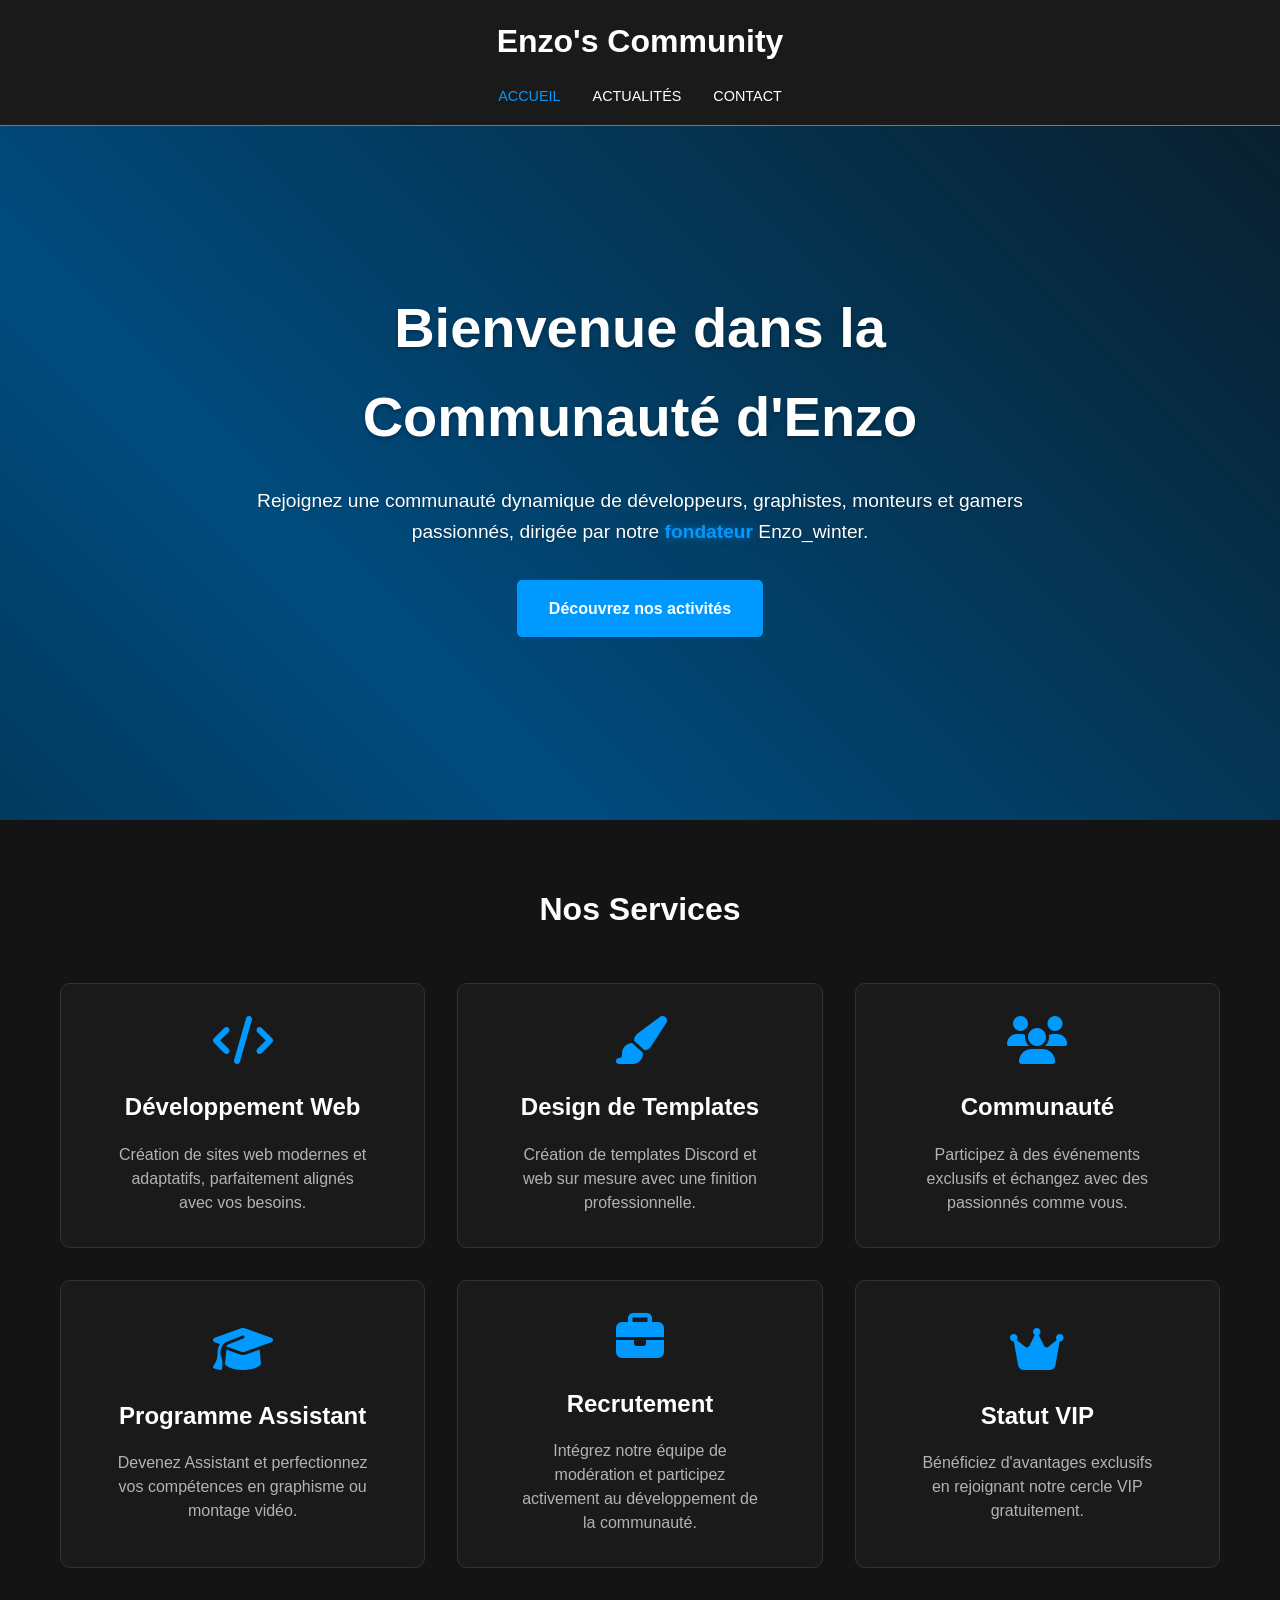
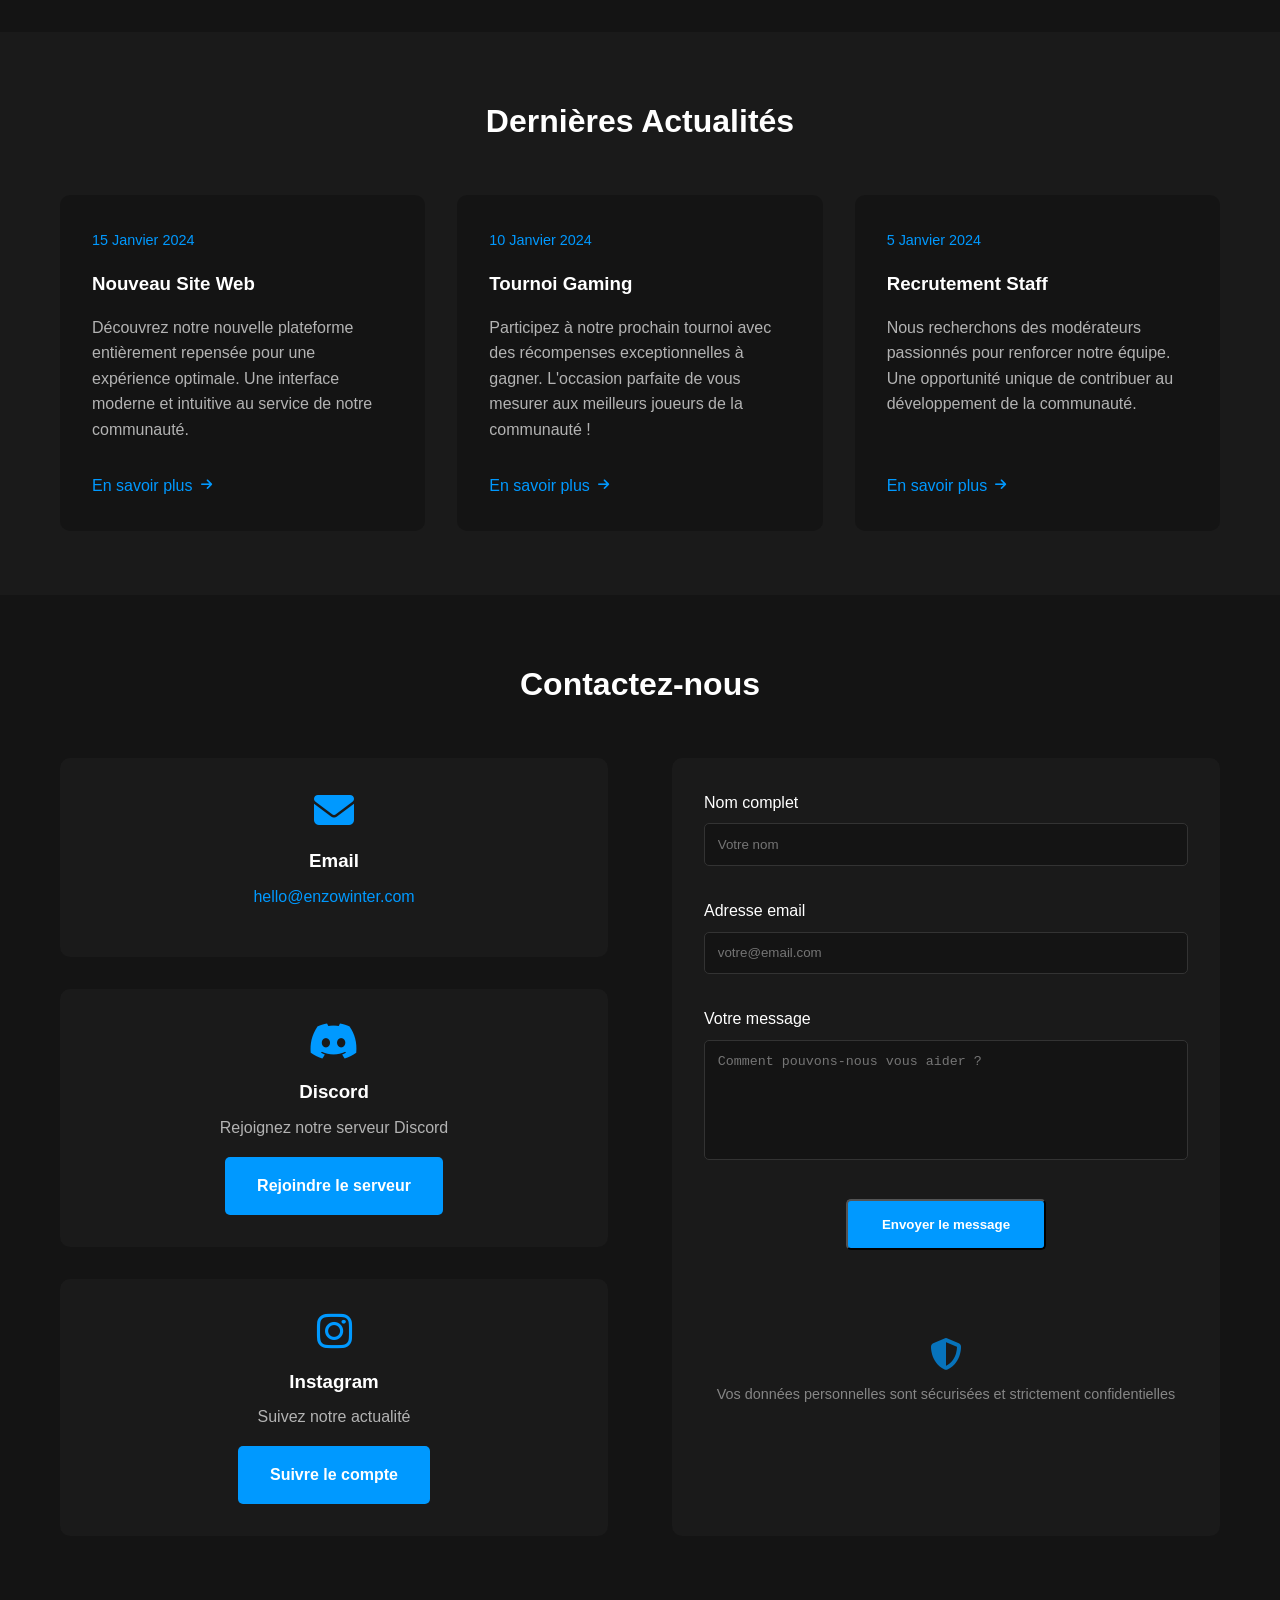
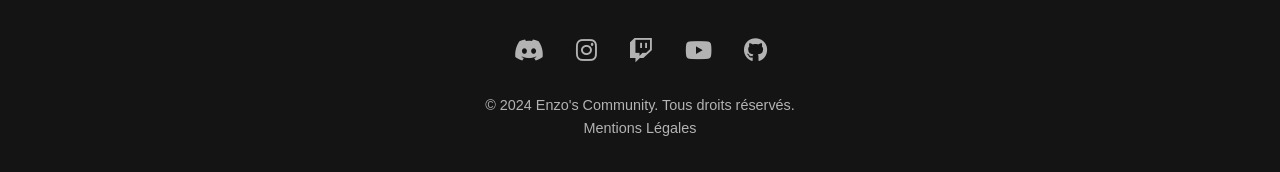
<file: templates/index.html>
<!DOCTYPE html>
<html lang="fr">
<head>
    <meta charset="UTF-8"/>
    <meta name="viewport" content="width=device-width, initial-scale=1.0"/>
    <meta
            name="description"
            content="Enzo's Community - Une communauté passionnée de développeurs, graphistes, monteurs et gameurs."
    />
    <meta name="theme-color" content="#0099ff"/>
    <meta name="robots" content="index, follow"/>
    <meta property="og:title" content="Enzo's Community"/>
    <meta
            property="og:description"
            content="Une communauté passionnée de développeurs, graphistes, monteurs et gameurs."
    />
    <meta property="og:type" content="website"/>
    <title>Enzo's Community</title>
    <link rel="icon" type="image/x-icon" href="/static/favicon.ico"/>
    <link rel="stylesheet" href="/static/styles.css"/>
    <link
            rel="stylesheet"
            href="https://cdnjs.cloudflare.com/ajax/libs/font-awesome/6.5.1/css/all.min.css"
            integrity="sha512-DTOQO9RWCH3ppGqcWaEA1BIZOC6xxalwEsw9c2QQeAIftl+Vegovlnee1c9QX4TctnWMn13TZye+giMm8e2LwA=="
            crossorigin="anonymous"
            referrerpolicy="no-referrer"
    />
</head>
<body>
<header>
    <h1>Enzo's Community</h1>
    <nav>
        <ul>
            <li><a href="#home" class="active">ACCUEIL</a></li>
            <li><a href="#actualites">ACTUALITÉS</a></li>
            <li><a href="#contact">CONTACT</a></li>
        </ul>
    </nav>
</header>

<main>
    <section id="home" class="hero">
        <div class="hero-content">
            <h2>Bienvenue dans la Communauté d'Enzo</h2>
            <p>
                Rejoignez une communauté dynamique de développeurs, graphistes,
                monteurs et gamers passionnés, dirigée par notre
                <strong>fondateur</strong> Enzo_winter.
            </p>
            <a href="#services" class="cta-button">Découvrez nos activités</a>
        </div>
    </section>

    <section id="services" class="services">
        <div class="container">
            <h2>Nos Services</h2>
            <div class="service-grid">
                <a href="https://www.google.com" target="_blank" rel="noopener">
                    <div class="service-item">
                        <i class="fas fa-code fa-3x"></i>
                        <h3>Développement Web</h3>
                        <p>
                            Création de sites web modernes et adaptatifs, parfaitement
                            alignés avec vos besoins.
                        </p>
                    </div>
                </a>
                <a href="https://www.google.com" target="_blank" rel="noopener">
                    <div class="service-item">
                        <i class="fas fa-paint-brush fa-3x"></i>
                        <h3>Design de Templates</h3>
                        <p>
                            Création de templates Discord et web sur mesure avec une
                            finition professionnelle.
                        </p>
                    </div>
                </a>
                <a href="https://www.google.com" target="_blank" rel="noopener">
                    <div class="service-item">
                        <i class="fas fa-users fa-3x"></i>
                        <h3>Communauté</h3>
                        <p>
                            Participez à des événements exclusifs et échangez avec des
                            passionnés comme vous.
                        </p>
                    </div>
                </a>
                <a href="https://www.google.com" target="_blank" rel="noopener">
                    <div class="service-item">
                        <i class="fas fa-graduation-cap fa-3x"></i>
                        <h3>Programme Assistant</h3>
                        <p>
                            Devenez Assistant et perfectionnez vos compétences en
                            graphisme ou montage vidéo.
                        </p>
                    </div>
                </a>
                <a href="https://www.google.com" target="_blank" rel="noopener">
                    <div class="service-item">
                        <i class="fas fa-briefcase fa-3x"></i>
                        <h3>Recrutement</h3>
                        <p>
                            Intégrez notre équipe de modération et participez activement
                            au développement de la communauté.
                        </p>
                    </div>
                </a>
                <a href="https://www.google.com" target="_blank" rel="noopener">
                    <div class="service-item">
                        <i class="fas fa-crown fa-3x"></i>
                        <h3>Statut VIP</h3>
                        <p>
                            Bénéficiez d'avantages exclusifs en rejoignant notre cercle
                            VIP gratuitement.
                        </p>
                    </div>
                </a>
            </div>
        </div>
    </section>

    <section id="actualites" class="actualites">
        <div class="container">
            <h2>Dernières Actualités</h2>
            <div class="news-grid">
                <article class="news-item">
                    <div class="news-content">
                        <span class="date">15 Janvier 2024</span>
                        <h3>Nouveau Site Web</h3>
                        <p>
                            Découvrez notre nouvelle plateforme entièrement repensée pour
                            une expérience optimale. Une interface moderne et intuitive au
                            service de notre communauté.
                        </p>
                        <a href="#" class="read-more"
                        >En savoir plus <i class="fas fa-arrow-right"></i
                        ></a>
                    </div>
                </article>
                <article class="news-item">
                    <div class="news-content">
                        <span class="date">10 Janvier 2024</span>
                        <h3>Tournoi Gaming</h3>
                        <p>
                            Participez à notre prochain tournoi avec des récompenses
                            exceptionnelles à gagner. L'occasion parfaite de vous mesurer
                            aux meilleurs joueurs de la communauté !
                        </p>
                        <a href="#" class="read-more"
                        >En savoir plus <i class="fas fa-arrow-right"></i
                        ></a>
                    </div>
                </article>
                <article class="news-item">
                    <div class="news-content">
                        <span class="date">5 Janvier 2024</span>
                        <h3>Recrutement Staff</h3>
                        <p>
                            Nous recherchons des modérateurs passionnés pour renforcer
                            notre équipe. Une opportunité unique de contribuer au
                            développement de la communauté.
                        </p>
                        <a href="#" class="read-more"
                        >En savoir plus <i class="fas fa-arrow-right"></i
                        ></a>
                    </div>
                </article>
            </div>
        </div>
    </section>

    <section id="contact" class="contact">
        <div class="container">
            <h2>Contactez-nous</h2>
            <div class="contact-content">
                <div class="contact-info">
                    <div class="contact-method">
                        <i class="fas fa-envelope"></i>
                        <h3>Email</h3>
                        <p>
                            <a href="mailto:hello@enzowinter.com">hello@enzowinter.com</a>
                        </p>
                    </div>
                    <div class="contact-method">
                        <i class="fab fa-discord"></i>
                        <h3>Discord</h3>
                        <p>Rejoignez notre serveur Discord</p>
                        <a
                                href="https://discord.gg/kWPmYnPSys"
                                class="cta-button"
                                target="_blank"
                                rel="noopener"
                        >Rejoindre le serveur</a
                        >
                    </div>
                    <div class="contact-method">
                        <i class="fab fa-instagram"></i>
                        <h3>Instagram</h3>
                        <p>Suivez notre actualité</p>
                        <a href="#" class="cta-button">Suivre le compte</a>
                    </div>
                </div>
                <form
                        id="contact-form"
                        class="contact-form"
                        action="https://formsubmit.co/hello@enzowinter.com"
                        method="POST"
                >
                    <input
                            type="hidden"
                            name="_subject"
                            value="Nouveau message de contact - Enzo's Community"
                    />
                    <input type="hidden" name="_template" value="table"/>
                    <input type="hidden" name="_captcha" value="false"/>
                    <input
                            type="hidden"
                            name="_next"
                            value="https://enzowinter.com"
                    />
                    <div class="form-group">
                        <label for="name">Nom complet</label>
                        <input
                                type="text"
                                id="name"
                                name="name"
                                required
                                placeholder="Votre nom"
                        />
                    </div>
                    <div class="form-group">
                        <label for="email">Adresse email</label>
                        <input
                                type="email"
                                id="email"
                                name="email"
                                required
                                placeholder="votre@email.com"
                        />
                    </div>
                    <div class="form-group">
                        <label for="message">Votre message</label>
                        <textarea
                                id="message"
                                name="message"
                                required
                                placeholder="Comment pouvons-nous vous aider ?"
                        ></textarea>
                    </div>
                    <button type="submit" class="cta-button">
                        Envoyer le message
                    </button>
                    <div class="form-notice">
                        <i class="fas fa-shield-alt"></i>
                        Vos données personnelles sont sécurisées et strictement
                        confidentielles
                    </div>
                </form>
            </div>
        </div>
    </section>
</main>

<footer>
    <div class="social-links">
        <a
                href="https://discord.gg/kWPmYnPSys"
                target="_blank"
                rel="noopener"
                aria-label="Discord"
        ><i class="fab fa-discord"></i
        ></a>
        <a href="#" class="instagram-link" aria-label="Instagram"
        ><i class="fab fa-instagram"></i
        ></a>
        <a
                href="https://www.twitch.tv/enzo_winter"
                target="_blank"
                rel="noopener"
                aria-label="Twitch"
        ><i class="fab fa-twitch"></i
        ></a>
        <a
                href="https://www.youtube.com/@enzo_winter"
                target="_blank"
                rel="noopener"
                aria-label="YouTube"
        ><i class="fab fa-youtube"></i
        ></a>
        <a
                href="https://github.com/dark-zo"
                target="_blank"
                rel="noopener"
                aria-label="GitHub"
        ><i class="fab fa-github"></i
        ></a>
    </div>
    <p>&copy; 2024 Enzo's Community. Tous droits réservés.</p>
    <p><a href="#" class="mentions-legales">Mentions Légales</a></p>
</footer>

<div id="development-modal" class="modal">
    <div class="modal-content">
        <span class="close-modal">&times;</span>
        <h2>En savoir plus</h2>
        <p>Plus d'informations à venir...</p>
    </div>
</div>

<div id="legal-modal" class="modal">
    <div class="modal-content">
        <span class="close-modal">&times;</span>
        <h2>Mentions Légales</h2>
        <p>
            © 2024 Enzo's Community. Tous droits réservés.<br/><br/>
            Propriétaire du site : Enzo_winter<br/>
            Contact : hello@enzowinter.com<br/><br/>
            Ce site est hébergé par [Nom de l'hébergeur].<br/>
            Les données personnelles collectées via le formulaire de contact sont
            uniquement utilisées pour répondre à vos demandes et ne sont pas
            conservées au-delà du temps nécessaire à leur traitement.
        </p>
    </div>
</div>
<script src="/static/scripts.js"></script>
</body>
</html>
</file>
<file: static/styles.css>
:root {
    --primary-color: #0099ff;
    --primary-dark: #0077cc;
    --primary-light: #33adff;
    --background-dark: #1a1a1a;
    --background-darker: #141414;
    --background-light: #2a2a2a;
    --text-color: #ffffff;
    --text-muted: #b3b3b3;
    --border-color: #333333;
    --transition-speed: 0.3s;
}

* {
    margin: 0;
    padding: 0;
    box-sizing: border-box;
}

html {
    scroll-behavior: smooth;
}

body {
    font-family: Arial, sans-serif;
    line-height: 1.6;
    color: var(--text-color);
    background-color: var(--background-dark);
    min-height: 100vh;
    display: flex;
    flex-direction: column;
}

header {
    background-color: var(--background-dark);
    padding: 1rem 0;
    text-align: center;
    border-bottom: 1px solid var(--primary-color);
    position: fixed;
    width: 100%;
    z-index: 1000;
    backdrop-filter: blur(10px);
    -webkit-backdrop-filter: blur(10px);
}

header h1 {
    font-size: 2rem;
    color: var(--text-color);
    margin-bottom: 1rem;
}

nav ul {
    display: flex;
    justify-content: center;
    list-style: none;
    gap: 2rem;
}

nav a {
    text-decoration: none;
    color: var(--text-color);
    font-weight: 500;
    transition: color 0.3s;
    font-size: 0.9rem;
}

nav a:hover,
nav a.active {
    color: var(--primary-color);
}

main {
    flex: 1;
    padding-top: 100px;
}

@keyframes gradientAnimation {
    0% {
        background-position: 0 50%;
    }
    50% {
        background-position: 100% 50%;
    }
    100% {
        background-position: 0 50%;
    }
}

@keyframes fadeIn {
    from {
        opacity: 0;
    }
    to {
        opacity: 1;
    }
}

.hero {
    position: relative;
    min-height: 80vh;
    display: flex;
    align-items: center;
    justify-content: center;
    text-align: center;
    padding: 2rem 1rem;
    background: linear-gradient(
            45deg,
            var(--background-darker),
            var(--primary-color),
            var(--background-dark),
            var(--primary-dark)
    );
    background-size: 300% 300%;
    animation: gradientAnimation 15s ease infinite;
    overflow: hidden;
}

.hero::before {
    content: "";
    position: absolute;
    top: 0;
    left: 0;
    right: 0;
    bottom: 0;
    background: rgba(0, 0, 0, 0.5);
    z-index: 1;
}

.hero::after {
    content: "";
    position: absolute;
    top: 0;
    left: 0;
    right: 0;
    bottom: 0;
    background: url('data:image/svg+xml,<svg viewBox="0 0 100 100" xmlns="http://www.w3.org/2000/svg"><rect width="100" height="100" fill="none" stroke="rgba(255,255,255,0.1)" stroke-width="0.25"/></svg>');
    background-size: 30px 30px;
    opacity: 0.1;
    z-index: 2;
    animation: fadeIn 2s ease-out;
}

.hero-content {
    position: relative;
    z-index: 3;
    max-width: 800px;
}

.hero h2 {
    font-size: 3.5rem;
    margin-bottom: 1.5rem;
    color: var(--text-color);
    text-shadow: 0 2px 4px rgba(0, 0, 0, 0.3);
}

.hero p {
    font-size: 1.2rem;
    margin-bottom: 2rem;
    color: var(--text-color);
    text-shadow: 0 1px 2px rgba(0, 0, 0, 0.3);
}

.hero strong {
    color: var(--primary-color);
    text-shadow: 0 0 10px rgba(0, 153, 255, 0.5);
    font-weight: 700;
}

.cta-button {
    display: inline-block;
    padding: 1rem 2rem;
    background: var(--primary-color);
    color: white !important;
    text-decoration: none;
    border-radius: 5px;
    font-weight: 600;
    transition: all 0.3s;
}

.cta-button:hover {
    transform: translateY(-2px);
    background: var(--primary-light);
    box-shadow: 0 4px 12px rgba(0, 0, 0, 0.2);
    color: white !important;
}

.services {
    padding: 4rem 0;
    background-color: var(--background-darker);
}

.container {
    max-width: 1200px;
    margin: 0 auto;
    padding: 0 20px;
}

.services h2,
.actualites h2,
.contact h2 {
    text-align: center;
    margin-bottom: 3rem;
    font-size: 2rem;
    color: var(--text-color);
}

.service-grid {
    display: grid;
    grid-template-columns: repeat(auto-fit, minmax(300px, 1fr));
    gap: 2rem;
}

.service-grid a {
    text-decoration: none;
    color: inherit;
    display: block;
    height: 100%;
}

.service-item {
    background: var(--background-dark);
    padding: 2rem;
    border-radius: 10px;
    text-align: center;
    color: var(--text-color);
    transition: all 0.3s;
    border: 1px solid var(--border-color);
    height: 100%;
    display: flex;
    flex-direction: column;
    justify-content: center;
    align-items: center;
    min-height: 250px;
}

.service-grid a:hover .service-item {
    transform: translateY(-2px);
    box-shadow: 0 4px 12px rgba(0, 0, 0, 0.2);
    border-color: var(--primary-color);
}

.service-item i {
    color: var(--primary-color);
    margin-bottom: 1.5rem;
}

.service-item h3 {
    margin-bottom: 1rem;
    font-size: 1.5rem;
    color: var(--text-color);
}

.service-item p {
    color: var(--text-muted);
    max-width: 250px;
    margin: 0 auto;
    line-height: 1.5;
}

.actualites {
    padding: 4rem 0;
    background-color: var(--background-dark);
}

.news-grid {
    display: grid;
    grid-template-columns: repeat(auto-fit, minmax(300px, 1fr));
    gap: 2rem;
}

.news-item {
    background: var(--background-darker);
    border-radius: 10px;
    overflow: hidden;
    transition: transform 0.3s;
    position: relative;
    min-height: 200px;
}

.news-content {
    padding: 2rem 2rem 4rem;
    height: 100%;
    position: relative;
}

.date {
    color: var(--primary-color);
    font-size: 0.9rem;
}

.news-item h3 {
    margin: 1rem 0;
    color: var(--text-color);
}

.news-item p {
    color: var(--text-muted);
    margin-bottom: 1.5rem;
}

.read-more {
    position: absolute;
    bottom: 0;
    left: 2rem;
    padding-bottom: 2rem;
    text-decoration: none;
    color: var(--primary-color);
    display: flex;
    align-items: center;
    gap: 0.5rem;
    transition: all 0.3s;
}

.read-more:hover {
    color: var(--primary-light);
    transform: translateY(-2px);
}

.read-more i {
    font-size: 0.8em;
    transition: transform 0.3s;
}

.read-more:hover i {
    transform: translateX(4px);
}

.contact {
    padding: 4rem 0;
    background-color: var(--background-darker);
}

.contact-content {
    display: grid;
    grid-template-columns: repeat(auto-fit, minmax(300px, 1fr));
    gap: 4rem;
}

.contact-info {
    display: grid;
    gap: 2rem;
}

.contact-method {
    text-align: center;
    padding: 2rem;
    background: var(--background-dark);
    border-radius: 10px;
}

.contact-method i {
    font-size: 2.5rem;
    color: var(--primary-color);
    margin-bottom: 1rem;
}

.contact-method h3 {
    margin-bottom: 0.5rem;
    color: var(--text-color);
}

.contact-method p {
    color: var(--text-muted);
    margin-bottom: 1rem;
}

.contact-method a:not(.cta-button) {
    color: var(--primary-color);
    text-decoration: none;
    transition: color 0.3s;
}

.contact-method a:not(.cta-button):hover {
    color: var(--primary-light);
}

.contact-form {
    background: var(--background-dark);
    padding: 2rem 2rem 0 2rem;
    border-radius: 10px;
    display: flex;
    flex-direction: column;
    gap: 1rem;
}

.form-group {
    margin-bottom: 1rem;
}

.form-group:last-of-type {
    margin-bottom: 0.5rem;
}

.form-group label {
    display: block;
    margin-bottom: 0.5rem;
    color: var(--text-color);
}

.form-group input,
.form-group textarea {
    width: 100%;
    padding: 0.8rem;
    background: var(--background-darker);
    border: 1px solid var(--border-color);
    border-radius: 5px;
    color: var(--text-color);
    transition: border-color 0.3s;
}

.form-group textarea {
    height: 120px;
    resize: none;
}

.form-group input:focus,
.form-group textarea:focus {
    outline: none;
    border-color: var(--primary-color);
}

.contact-form .cta-button {
    margin: 0 auto;
    display: block;
    min-width: 200px;
}

footer {
    background: var(--background-darker);
    padding: 2rem 0;
    text-align: center;
    margin-top: auto;
}

.social-links {
    display: flex;
    justify-content: center;
    gap: 2rem;
    margin-bottom: 1.5rem;
}

.social-links a {
    color: var(--text-muted);
    font-size: 1.5rem;
    transition: color 0.3s;
}

.social-links a:hover {
    color: var(--primary-color);
}

footer p {
    color: var(--text-muted);
    font-size: 0.9rem;
}

footer a {
    color: var(--text-muted);
    text-decoration: none;
    transition: color 0.3s;
}

footer a:hover {
    color: var(--primary-color);
}

@media (max-width: 768px) {
    .hero h2 {
        font-size: 2.5rem;
    }

    .contact-content {
        gap: 2rem;
    }

    .service-grid,
    .news-grid {
        grid-template-columns: 1fr;
    }
}

.modal {
    display: none;
    position: fixed;
    top: 0;
    left: 0;
    width: 100%;
    height: 100%;
    background-color: rgba(0, 0, 0, 0.8);
    z-index: 1001;
    opacity: 0;
    transition: opacity 0.3s ease-in-out;
}

.modal.active {
    display: flex;
    opacity: 1;
    align-items: center;
    justify-content: center;
}

.modal-content {
    background-color: var(--background-dark);
    padding: 2rem;
    border-radius: 10px;
    max-width: 600px;
    width: 90%;
    position: relative;
    transform: translateY(-20px);
    transition: transform 0.3s ease-in-out;
}

.modal.active .modal-content {
    transform: translateY(0);
}

.modal-content h2 {
    color: var(--text-color);
    margin-bottom: 1rem;
    font-size: 1.8rem;
}

.modal-content p {
    color: var(--text-muted);
    line-height: 1.6;
}

.close-modal {
    position: absolute;
    right: 1rem;
    top: 1rem;
    font-size: 1.5rem;
    color: var(--text-muted);
    cursor: pointer;
    transition: color 0.3s;
}

.close-modal:hover {
    color: var(--primary-color);
}

.contact-stats {
    display: flex;
    justify-content: space-around;
    align-items: center;
    margin-top: 2rem;
    padding: 1rem;
    background: var(--background-darker);
    border-radius: 0 0 10px 10px;
    border-top: 1px solid var(--border-color);
}

.stat-item {
    display: flex;
    flex-direction: column;
    align-items: center;
    gap: 0.5rem;
    color: var(--text-muted);
}

.stat-item i {
    color: var(--primary-color);
    font-size: 1.5rem;
}

.stat-item span {
    font-size: 0.9rem;
    font-weight: 500;
}

.form-notice {
    text-align: center;
    color: var(--text-muted);
    font-size: 0.9rem;
    margin-top: 6rem;
    margin-bottom: 2rem;
    padding: 0.5rem;
    display: flex;
    flex-direction: column;
    align-items: center;
    justify-content: center;
    gap: 0.8rem;
    opacity: 0.7;
}

.form-notice i {
    color: var(--primary-color);
    font-size: 2rem;
    margin-top: -2rem;
}

.error-container {
    min-height: 100vh;
    display: flex;
    flex-direction: column;
    justify-content: center;
    align-items: center;
    text-align: center;
    padding: 2rem;
}

.error-container h1 {
    font-size: 6rem;
    margin: 0;
    color: #333;
}

.error-container p {
    font-size: 1.5rem;
    margin: 1rem 0 2rem;
    color: #666;
}

.error-container .btn {
    display: inline-block;
    padding: 0.8rem 1.5rem;
    background-color: #333;
    color: white;
    text-decoration: none;
    border-radius: 4px;
    transition: background-color 0.3s;
}

.error-container .btn:hover {
    background-color: #555;
}
</file>
